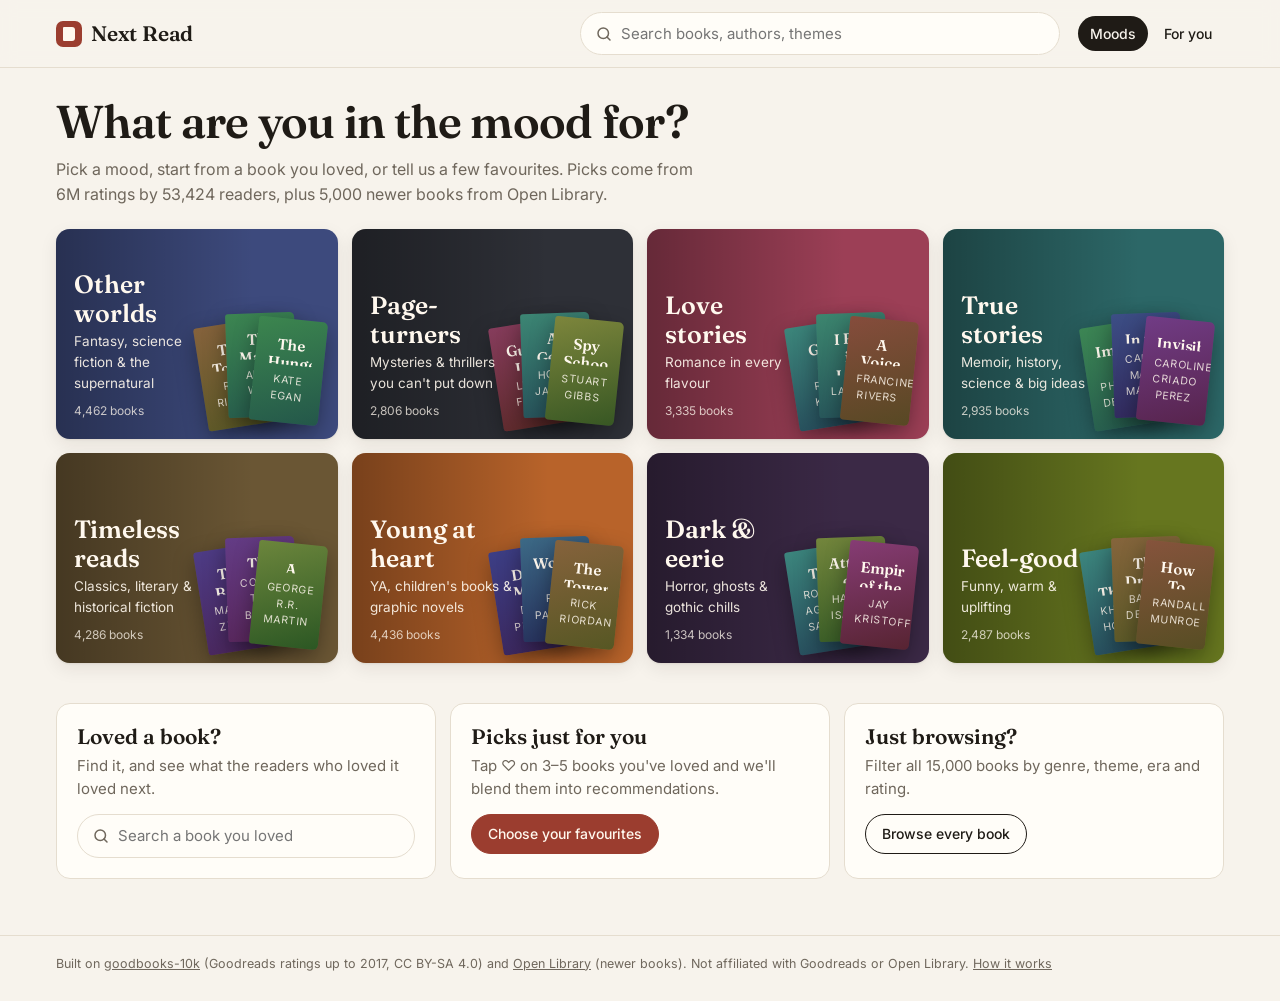
<file: site/index.html>
<!doctype html>
<html lang="en">
<head>
  <meta charset="utf-8">
  <meta name="viewport" content="width=device-width, initial-scale=1">
  <title>Next Read · Book recommendations</title>
  <meta name="description" content="Find your next book by mood, by a book you loved, or from a few favourites. Built on 6 million Goodreads ratings.">
  <link rel="icon" href="data:image/svg+xml,%3Csvg xmlns='http://www.w3.org/2000/svg' viewBox='0 0 32 32'%3E%3Crect width='32' height='32' rx='7' fill='%239b3d2f'/%3E%3Cpath d='M9 8h10a4 4 0 0 1 4 4v12H13a4 4 0 0 1-4-4z' fill='%23fff8ee'/%3E%3C/svg%3E">
  <link rel="preconnect" href="https://images.gr-assets.com">
  <link rel="preconnect" href="https://covers.openlibrary.org">
  <link rel="preconnect" href="https://fonts.googleapis.com">
  <link rel="preconnect" href="https://fonts.gstatic.com" crossorigin>
  <link href="https://fonts.googleapis.com/css2?family=Fraunces:opsz,wght@9..144,500;9..144,600&family=Inter:wght@400;500;600&display=swap" rel="stylesheet">
  <link rel="stylesheet" href="style.css?v=aa05ed702a">
</head>
<body>
  <header class="site-header">
    <div class="wrap header-row">
      <a href="#/" class="logo" aria-label="Next Read home">
        <span class="logo-mark" aria-hidden="true"></span>
        <span class="logo-text">Next Read</span>
      </a>
      <div id="header-search" class="header-search"></div>
      <nav class="nav" aria-label="Main">
        <a href="#/" data-nav="home">Moods</a>
        <a href="#/for-you" data-nav="for-you">For you <span class="nav-count" id="loved-count" hidden></span></a>
      </nav>
    </div>
  </header>

  <main id="view" class="wrap view" tabindex="-1">
    <p class="status">Opening the library…</p>
  </main>

  <footer class="site-footer">
    <div class="wrap">
      <p>
        Built on <a href="https://github.com/zygmuntz/goodbooks-10k" target="_blank" rel="noopener">goodbooks-10k</a>
        (Goodreads ratings up to 2017, CC BY-SA 4.0) and <a href="https://openlibrary.org" target="_blank" rel="noopener">Open Library</a>
        (newer books). Not affiliated with Goodreads or Open Library. <a href="#/about">How it works</a>
      </p>
    </div>
  </footer>

  <script src="app.js?v=120745e921"></script>
</body>
</html>
</file>
<file: site/style.css>
:root {
  --bg: #f7f3ec;
  --surface: #fffdf8;
  --ink: #1f1b16;
  --muted: #6f675c;
  --border: #e5ddcf;
  --accent: #9b3d2f;
  --accent-ink: #fff8ee;
  --accent-soft: #f3e3dc;
  --shadow: 0 1px 2px rgba(40, 28, 16, 0.08), 0 6px 18px rgba(40, 28, 16, 0.08);
  --cover-shadow: 0 1px 2px rgba(0, 0, 0, 0.18), 0 6px 14px rgba(40, 28, 16, 0.16);
}

@media (prefers-color-scheme: dark) {
  :root {
    --bg: #15130f;
    --surface: #1f1c17;
    --ink: #efe8dc;
    --muted: #a79f92;
    --border: #332e27;
    --accent: #e3876f;
    --accent-ink: #1c120e;
    --accent-soft: #3a2620;
    --shadow: 0 1px 2px rgba(0, 0, 0, 0.4), 0 6px 18px rgba(0, 0, 0, 0.3);
    --cover-shadow: 0 1px 2px rgba(0, 0, 0, 0.5), 0 6px 14px rgba(0, 0, 0, 0.35);
  }
}

* { box-sizing: border-box; }
html { scroll-behavior: smooth; }
body {
  margin: 0;
  background: var(--bg);
  color: var(--ink);
  font: 15px/1.55 "Inter", system-ui, sans-serif;
  -webkit-font-smoothing: antialiased;
}
a { color: inherit; }
button { font: inherit; color: inherit; cursor: pointer; }
:focus-visible { outline: 2px solid var(--accent); outline-offset: 2px; }
h1, h2, h3 { font-family: "Fraunces", Georgia, serif; font-weight: 600; line-height: 1.15; margin: 0; }

.wrap { max-width: 1200px; margin: 0 auto; padding: 0 16px; }
.view { padding-top: 28px; padding-bottom: 56px; min-height: 70vh; outline: none; }
.status { color: var(--muted); text-align: center; padding: 72px 0; }

/* ---------- header ---------- */
.site-header {
  position: sticky;
  top: 0;
  z-index: 30;
  background: color-mix(in srgb, var(--bg) 92%, transparent);
  backdrop-filter: blur(8px);
  border-bottom: 1px solid var(--border);
}
.header-row { display: flex; align-items: center; gap: 18px; padding-top: 12px; padding-bottom: 12px; }
.logo { display: flex; align-items: center; gap: 9px; text-decoration: none; flex-shrink: 0; }
.logo-mark {
  width: 26px; height: 26px; border-radius: 7px; background: var(--accent); position: relative;
}
.logo-mark::after {
  content: ""; position: absolute; left: 7px; top: 6px; width: 12px; height: 14px;
  background: var(--accent-ink); border-radius: 1px 3px 3px 1px;
}
.logo-text { font: 600 21px/1 "Fraunces", Georgia, serif; letter-spacing: -0.01em; }
.header-search { flex: 1; max-width: 480px; margin-left: auto; }
.nav { display: flex; gap: 4px; flex-shrink: 0; }
.nav a {
  text-decoration: none; padding: 7px 12px; border-radius: 999px; font-weight: 500; font-size: 14px;
  display: inline-flex; align-items: center; gap: 6px;
}
.nav a:hover { background: var(--accent-soft); }
.nav a[aria-current="page"] { background: var(--ink); color: var(--bg); }
.nav-count {
  background: var(--accent); color: var(--accent-ink); border-radius: 999px;
  font-size: 11.5px; font-weight: 600; min-width: 20px; padding: 1px 6px; text-align: center;
}

/* ---------- search with suggestions ---------- */
.searchbox { position: relative; }
.searchbox-field {
  display: flex; align-items: center; gap: 8px; background: var(--surface);
  border: 1px solid var(--border); border-radius: 999px; padding: 0 14px; color: var(--muted);
}
.searchbox-field:focus-within { border-color: var(--accent); }
.searchbox input {
  flex: 1; min-width: 0; border: 0; background: transparent; color: var(--ink);
  font: inherit; padding: 9px 0; outline: none;
}
.suggestions {
  position: absolute; left: 0; right: 0; top: calc(100% + 6px); z-index: 40;
  list-style: none; margin: 0; padding: 6px; background: var(--surface);
  border: 1px solid var(--border); border-radius: 12px; box-shadow: var(--shadow);
  max-height: 420px; overflow-y: auto;
}
.suggestion {
  display: grid; grid-template-columns: 34px 1fr; gap: 10px; align-items: center;
  padding: 6px 8px; border-radius: 8px; cursor: pointer;
}
.suggestion[aria-selected="true"], .suggestion:hover { background: var(--accent-soft); }
.suggestion .cover { width: 34px; border-radius: 2px; box-shadow: none; }
.suggestion .fallback { font-size: 0; padding: 0; }
.suggestion-title { font-weight: 500; font-size: 14px; display: block; }
.suggestion-meta { color: var(--muted); font-size: 12.5px; }
.suggestion-all { color: var(--accent); font-weight: 500; font-size: 13.5px; padding: 8px; display: block; }

/* ---------- headings, crumbs, sections ---------- */
.page-head { margin-bottom: 22px; }
.page-head h1 { font-size: clamp(30px, 5vw, 46px); letter-spacing: -0.015em; }
.page-head p { margin: 8px 0 0; color: var(--muted); font-size: 16px; max-width: 640px; }
.crumbs { display: flex; flex-wrap: wrap; gap: 6px; font-size: 13px; color: var(--muted); margin-bottom: 10px; }
.crumbs a { text-decoration: none; }
.crumbs a:hover { color: var(--ink); text-decoration: underline; }
.section { margin-top: 40px; }
.section-head { display: flex; align-items: baseline; justify-content: space-between; gap: 12px; margin-bottom: 14px; }
.section-head h2 { font-size: 24px; }
.section-head p { margin: 4px 0 0; color: var(--muted); font-size: 14px; }
.link-btn {
  background: none; border: 0; padding: 0; font-size: 13.5px; font-weight: 500; color: var(--accent);
  text-decoration: underline; text-underline-offset: 3px; white-space: nowrap;
}
.btn {
  display: inline-flex; align-items: center; gap: 8px; border: 1px solid var(--ink); background: transparent;
  border-radius: 999px; padding: 8px 16px; font-size: 14px; font-weight: 500; text-decoration: none;
}
.btn.primary { background: var(--accent); border-color: var(--accent); color: var(--accent-ink); }
.btn[aria-pressed="true"] { background: var(--accent); border-color: var(--accent); color: var(--accent-ink); }

/* ---------- mood and shelf tiles ---------- */
.tiles { display: grid; gap: 14px; grid-template-columns: repeat(auto-fill, minmax(260px, 1fr)); }
.tile {
  position: relative; display: flex; flex-direction: column; justify-content: flex-end;
  min-height: 210px; padding: 18px; border-radius: 14px; overflow: hidden;
  text-decoration: none; color: #fff8ee; background: var(--tile, #444);
  box-shadow: var(--shadow); isolation: isolate;
}
.tile::before {
  content: ""; position: absolute; inset: 0; z-index: -1;
  background: linear-gradient(90deg, rgba(0, 0, 0, 0.35) 0%, rgba(0, 0, 0, 0) 70%);
}
.tile h2, .tile h3 { font-size: 25px; max-width: 58%; }
.tile p { margin: 4px 0 0; font-size: 13.5px; opacity: 0.9; max-width: 58%; }
.tile .count { font-size: 12px; opacity: 0.75; margin-top: 8px; }
.fan { position: absolute; right: 14px; bottom: 16px; width: 44%; height: 76%; z-index: -1; }
.fan .cover, .fan .fallback {
  position: absolute; bottom: 0; width: 56%; box-shadow: 0 8px 22px rgba(0, 0, 0, 0.35);
  transition: transform 0.35s ease;
}
.fan > :nth-child(1) { right: 44%; transform: rotate(-9deg) translateY(4px); }
.fan > :nth-child(2) { right: 22%; transform: rotate(-2deg) translateY(-6px); z-index: 1; }
.fan > :nth-child(3) { right: 0; transform: rotate(6deg); z-index: 2; }
.tile:hover .fan > :nth-child(1) { transform: rotate(-12deg) translate(-6px, 0); }
.tile:hover .fan > :nth-child(3) { transform: rotate(9deg) translate(6px, -4px); }
.tiles.small .tile { min-height: 170px; }
.tiles.small .tile h3 { font-size: 21px; }

.start-options { display: grid; gap: 14px; grid-template-columns: repeat(auto-fit, minmax(280px, 1fr)); margin-top: 40px; }
.start-card {
  background: var(--surface); border: 1px solid var(--border); border-radius: 14px; padding: 20px;
}
.start-card h2 { font-size: 21px; margin-bottom: 6px; }
.start-card p { margin: 0 0 14px; color: var(--muted); }

/* ---------- book covers ---------- */
.cover {
  display: block; width: 100%; aspect-ratio: 2 / 3; object-fit: cover; border-radius: 3px 5px 5px 3px;
  background: var(--border); box-shadow: var(--cover-shadow);
}
.fallback {
  display: flex; flex-direction: column; justify-content: space-between; gap: 8px; padding: 14% 10%;
  aspect-ratio: 2 / 3; border-radius: 3px 5px 5px 3px; box-shadow: var(--cover-shadow); overflow: hidden;
  background: linear-gradient(160deg, hsl(var(--hue) 38% 38%), hsl(calc(var(--hue) + 30) 42% 24%));
  color: #fff8ee; text-align: center;
}
.fb-title { font: 600 clamp(11px, 1.3vw, 15px)/1.2 "Fraunces", Georgia, serif; overflow: hidden; }
.fb-author { font-size: 10.5px; opacity: 0.85; text-transform: uppercase; letter-spacing: 0.06em; }

/* ---------- book cards ---------- */
.grid { display: grid; gap: 26px 16px; grid-template-columns: repeat(auto-fill, minmax(150px, 1fr)); }
.row {
  display: grid; grid-auto-flow: column; grid-auto-columns: minmax(140px, 160px); gap: 16px;
  overflow-x: auto; padding: 4px 2px 14px; scroll-snap-type: x proximity;
}
.row .card { scroll-snap-align: start; }
.card { position: relative; min-width: 0; }
.card-link { display: flex; flex-direction: column; gap: 2px; text-decoration: none; }
.card-cover { position: relative; margin-bottom: 9px; transition: transform 0.25s ease; }
.badge-new {
  position: absolute; left: 8px; bottom: 8px; background: var(--accent); color: var(--accent-ink);
  font-size: 10.5px; font-weight: 600; letter-spacing: 0.06em; text-transform: uppercase;
  padding: 3px 7px; border-radius: 3px; box-shadow: 0 1px 4px rgba(0, 0, 0, 0.25);
}
.book-source { color: var(--muted); font-size: 13px; margin: 0 0 4px; }
.card-link:hover .card-cover { transform: translateY(-3px); }
.card-kicker { font-size: 10.5px; color: var(--accent); text-transform: uppercase; letter-spacing: 0.08em; font-weight: 600; }
.card-title {
  font: 600 15px/1.25 "Fraunces", Georgia, serif;
  display: -webkit-box; -webkit-line-clamp: 2; -webkit-box-orient: vertical; overflow: hidden;
}
.card-link:hover .card-title { text-decoration: underline; text-underline-offset: 3px; }
.card-author, .card-series, .card-meta { font-size: 12.5px; color: var(--muted); }
.card-series { white-space: nowrap; overflow: hidden; text-overflow: ellipsis; }
.card-reason { font-size: 12px; color: var(--ink); margin-top: 4px; font-style: italic; }
.love, .hide {
  position: absolute; top: 8px; width: 34px; height: 34px; border-radius: 50%; border: 0;
  display: grid; place-items: center; background: rgba(255, 253, 248, 0.94); color: #5a3a30;
  box-shadow: 0 2px 8px rgba(0, 0, 0, 0.18);
}
.love { right: 8px; }
.hide { left: 8px; font-size: 13px; opacity: 0; transition: opacity 0.2s; }
.card:hover .hide, .hide:focus-visible { opacity: 1; }
.love[aria-pressed="true"] { background: var(--accent); color: var(--accent-ink); }
.love svg, .btn svg { width: 17px; height: 17px; }
.love[aria-pressed="true"] svg path, .btn[aria-pressed="true"] svg path { fill: currentColor; }

/* ---------- book page ---------- */
.book { display: grid; grid-template-columns: minmax(180px, 280px) 1fr; gap: 36px; align-items: start; }
.book-cover { position: sticky; top: 90px; }
.book h1 { font-size: clamp(30px, 4.4vw, 44px); letter-spacing: -0.015em; }
.book-by { font-size: 18px; margin: 8px 0 4px; }
.book-series { color: var(--muted); margin: 0 0 14px; }
.book-stats { display: flex; flex-wrap: wrap; gap: 6px 18px; color: var(--muted); margin: 14px 0; }
.book-stats strong { color: var(--ink); }
.chips { display: flex; flex-wrap: wrap; gap: 6px; margin: 12px 0; }
.chip {
  display: inline-flex; align-items: center; gap: 6px; border: 1px solid var(--border); background: var(--surface);
  border-radius: 999px; padding: 5px 11px; font-size: 12.5px; text-decoration: none;
}
a.chip:hover { border-color: var(--ink); }
.chip.theme { background: transparent; border-style: dashed; }
.book-actions { display: flex; flex-wrap: wrap; gap: 10px; margin-top: 18px; }

/* ---------- for you ---------- */
.loved-list { display: flex; flex-wrap: wrap; gap: 8px; margin: 14px 0; }
.loved-item {
  display: inline-flex; align-items: center; gap: 8px; background: var(--surface);
  border: 1px solid var(--border); border-radius: 10px; padding: 5px 6px 5px 5px; max-width: 280px;
}
.loved-item .cover, .loved-item .fallback { width: 30px; border-radius: 2px; box-shadow: none; flex-shrink: 0; }
.loved-item .fallback { font-size: 0; padding: 0; }
.loved-item a { font-size: 13px; font-weight: 500; text-decoration: none; overflow: hidden; text-overflow: ellipsis; white-space: nowrap; }
.loved-item button { border: 0; background: none; color: var(--muted); padding: 2px 6px; font-size: 14px; }
.loved-item button:hover { color: var(--accent); }
.add-box { max-width: 520px; }
.callout {
  background: var(--accent-soft); border-radius: 12px; padding: 14px 16px; margin: 16px 0;
  font-size: 14.5px;
}

/* ---------- filtered grid ---------- */
.browse { display: grid; grid-template-columns: 230px minmax(0, 1fr); gap: 32px; align-items: start; }
.filters { position: sticky; top: 86px; max-height: calc(100vh - 110px); overflow-y: auto; padding-right: 6px; }
.filters-head { display: flex; justify-content: space-between; align-items: baseline; margin-bottom: 4px; }
.filters-head h2 { font-size: 19px; }
.facet { border-top: 1px solid var(--border); padding: 14px 0; }
.facet h3 { font: 600 11.5px/1 "Inter", sans-serif; letter-spacing: 0.1em; text-transform: uppercase; margin-bottom: 10px; color: var(--muted); }
.options { display: flex; flex-wrap: wrap; gap: 6px; }
.option {
  display: inline-flex; align-items: center; gap: 5px; border: 1px solid var(--border); background: var(--surface);
  border-radius: 999px; padding: 4px 10px; font-size: 12.5px;
}
.option:hover { border-color: var(--ink); }
.option[aria-pressed="true"] { background: var(--ink); color: var(--bg); border-color: var(--ink); }
.option .n { color: var(--muted); font-size: 11px; }
.option[aria-pressed="true"] .n { color: inherit; opacity: 0.7; }
.option:disabled { opacity: 0.35; cursor: default; }
.toggle { display: flex; align-items: center; gap: 8px; font-size: 13.5px; cursor: pointer; }
.toggle input { width: 16px; height: 16px; accent-color: var(--accent); }
.toolbar { display: flex; align-items: center; gap: 12px; margin-bottom: 18px; flex-wrap: wrap; }
.toolbar .result-count { color: var(--muted); font-size: 14px; margin-right: auto; }
.toolbar select {
  font: inherit; font-size: 13.5px; color: var(--ink); background: var(--surface);
  border: 1px solid var(--border); border-radius: 8px; padding: 7px 10px;
}
.filters-toggle { display: none; }
.more { display: flex; justify-content: center; margin-top: 32px; }
.empty { text-align: center; color: var(--muted); padding: 40px 0; grid-column: 1 / -1; }

/* ---------- about ---------- */
.prose { max-width: 720px; }
.prose h2 { font-size: 24px; margin: 32px 0 10px; }
.prose p, .prose li { color: var(--ink); }
.stats { display: grid; gap: 12px; grid-template-columns: repeat(auto-fit, minmax(190px, 1fr)); margin: 18px 0; }
.stat { background: var(--surface); border: 1px solid var(--border); border-radius: 12px; padding: 16px; }
.stat strong { display: block; font: 600 30px/1.1 "Fraunces", Georgia, serif; color: var(--accent); }
.stat span { color: var(--muted); font-size: 13.5px; }

.site-footer { border-top: 1px solid var(--border); color: var(--muted); font-size: 12.5px; padding: 18px 0 28px; }
.site-footer p { margin: 0; }

@media (max-width: 900px) {
  .browse { grid-template-columns: 1fr; gap: 0; }
  .filters { position: static; max-height: none; display: none; margin-bottom: 16px; padding: 0; }
  .filters.open { display: block; }
  .filters-toggle { display: inline-flex; }
  .book { grid-template-columns: 1fr; gap: 20px; }
  .book-cover { position: static; width: min(220px, 60%); }
}

@media (max-width: 640px) {
  .header-row { flex-wrap: wrap; gap: 10px; }
  .header-search { order: 3; flex-basis: 100%; max-width: none; }
  .nav { margin-left: auto; }
  .tiles { grid-template-columns: 1fr; }
  .tile { min-height: 170px; }
  .grid { grid-template-columns: repeat(2, minmax(0, 1fr)); gap: 22px 12px; }
  .hide { opacity: 1; }
}

@media (prefers-reduced-motion: reduce) {
  *, *::before, *::after { transition: none !important; scroll-behavior: auto !important; }
}
</file>
